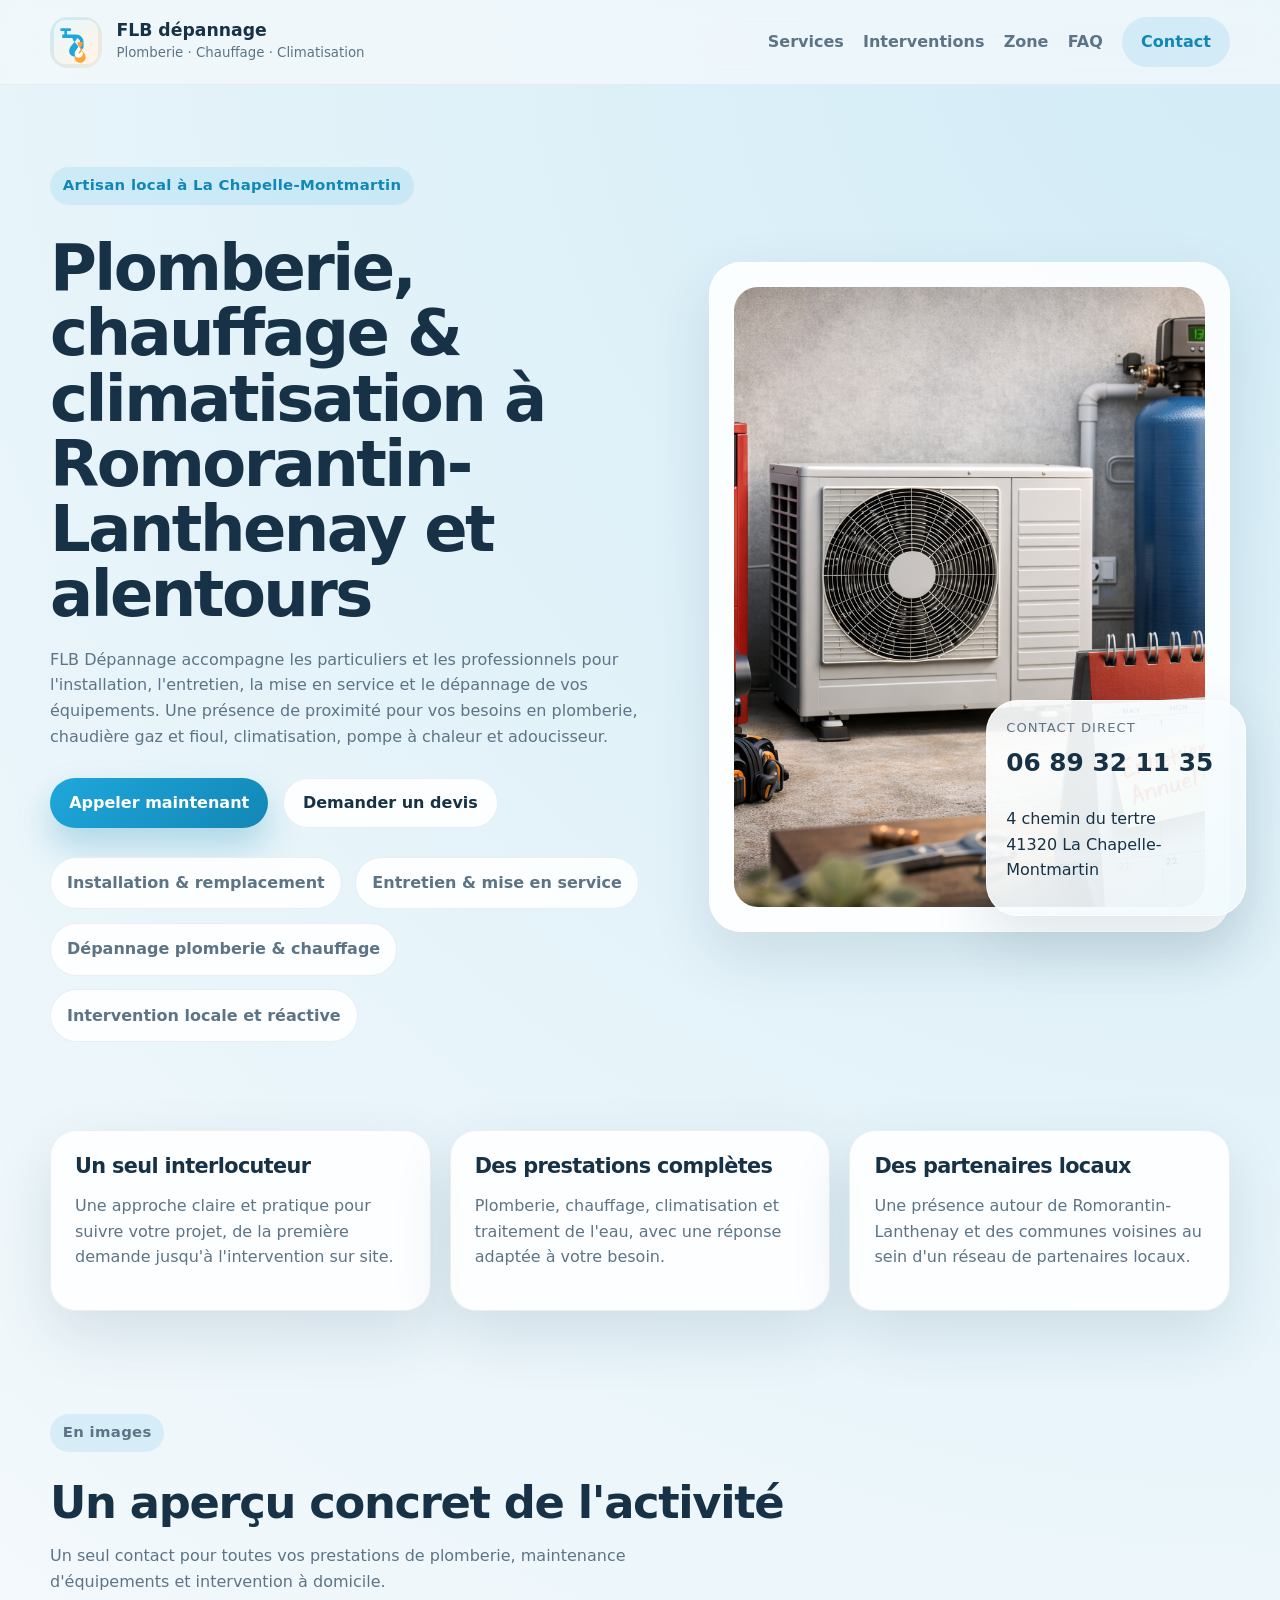
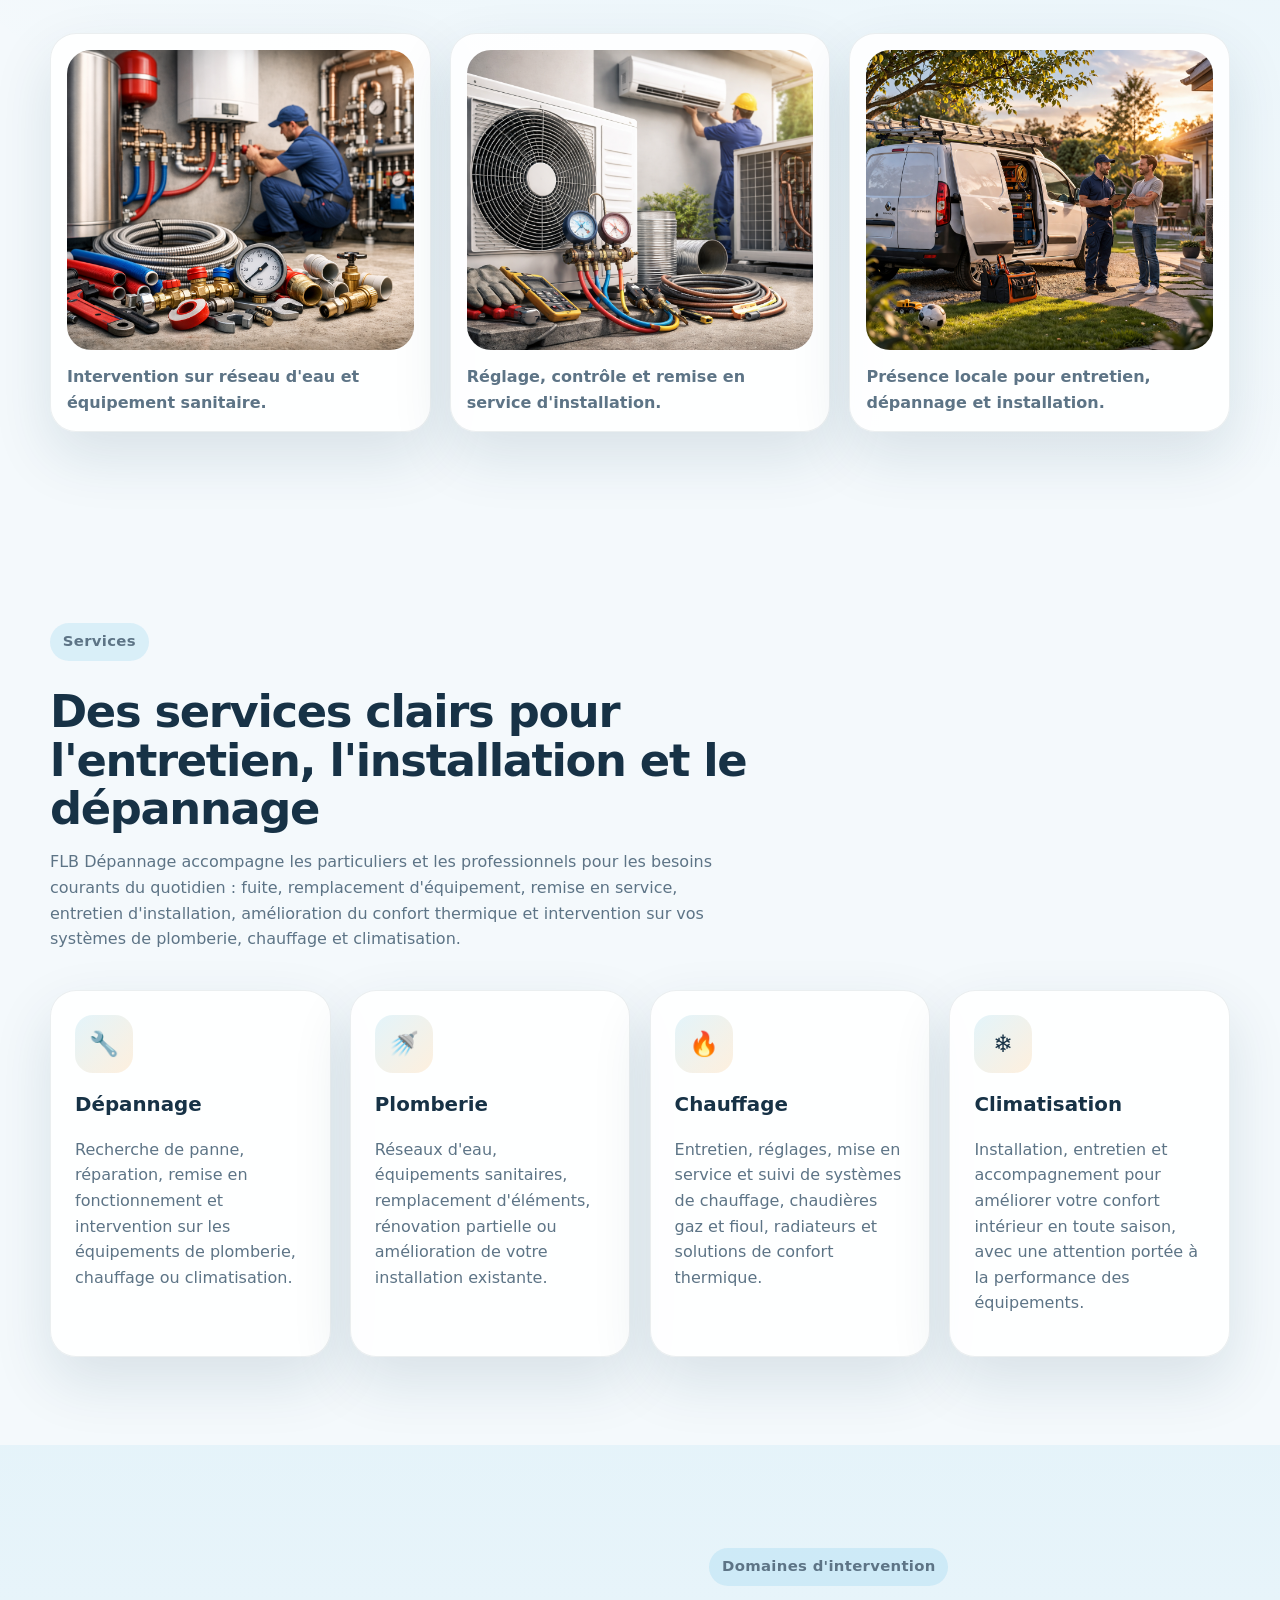
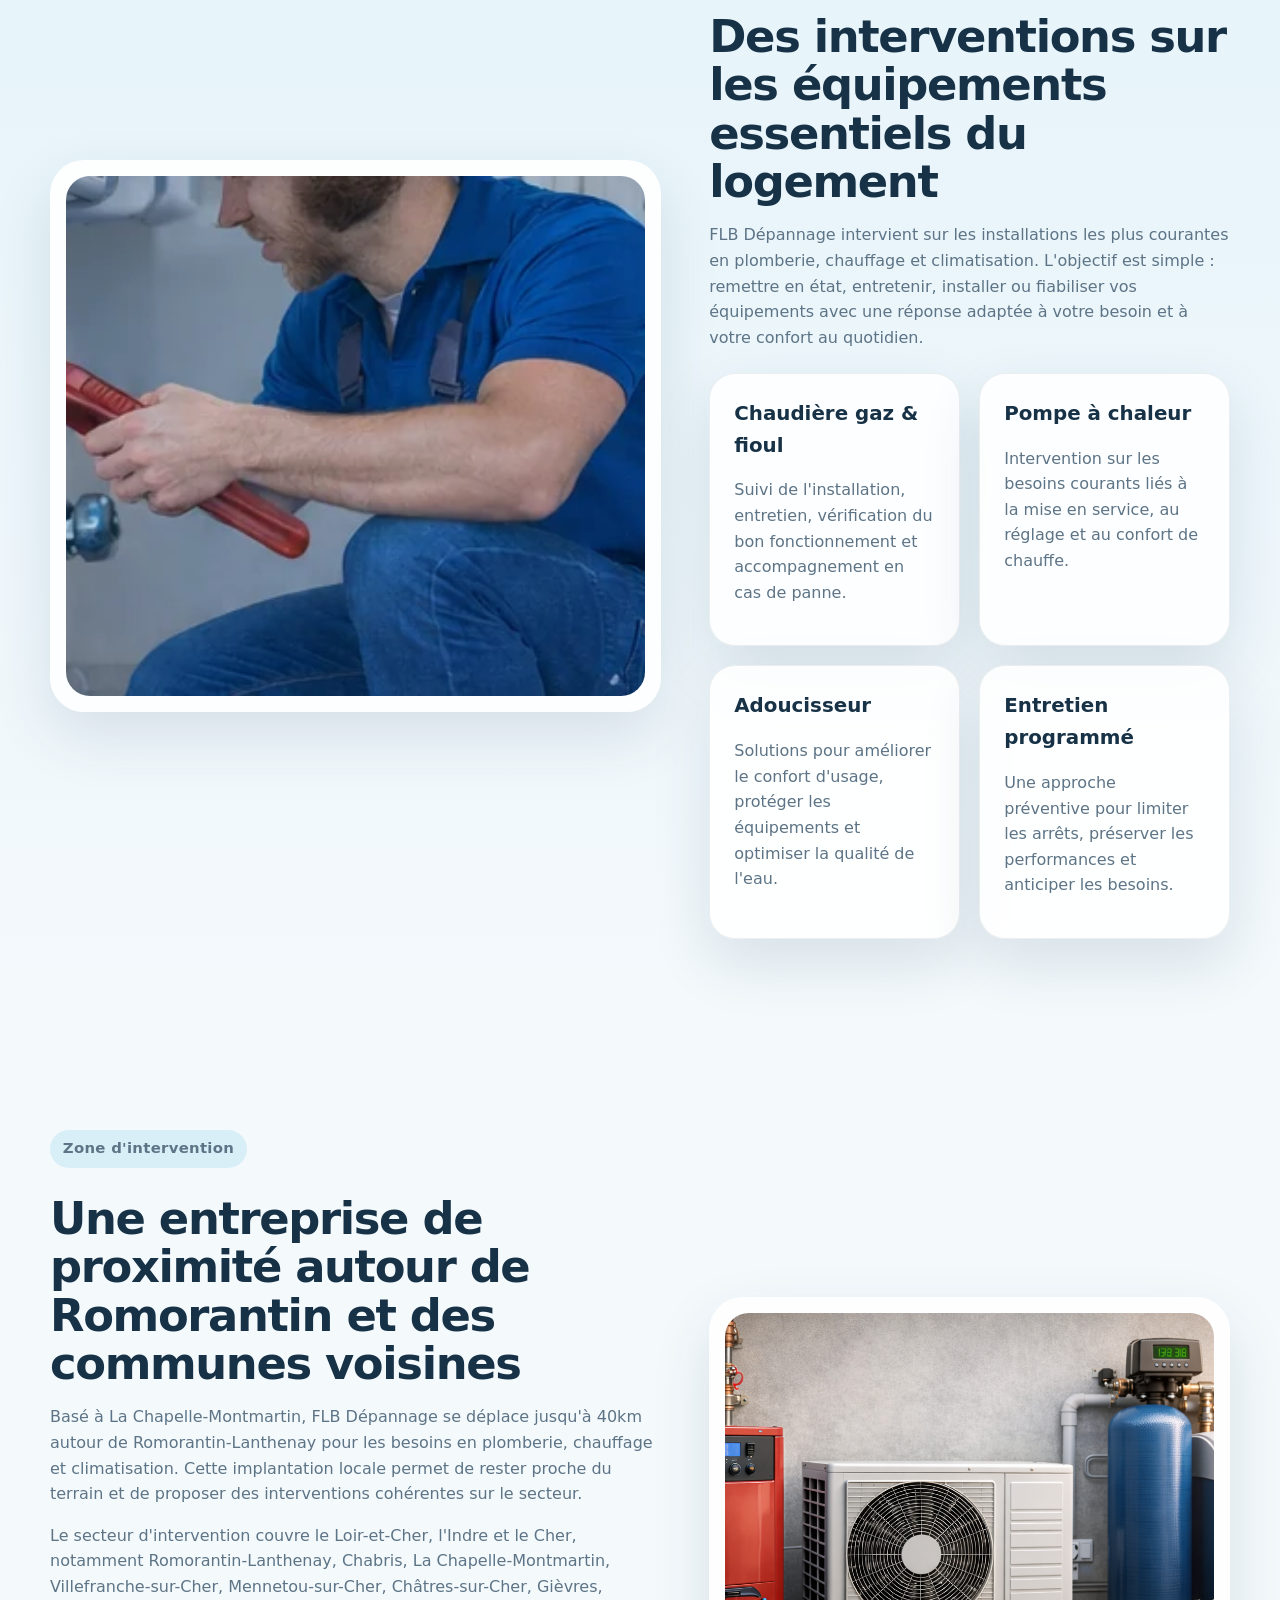
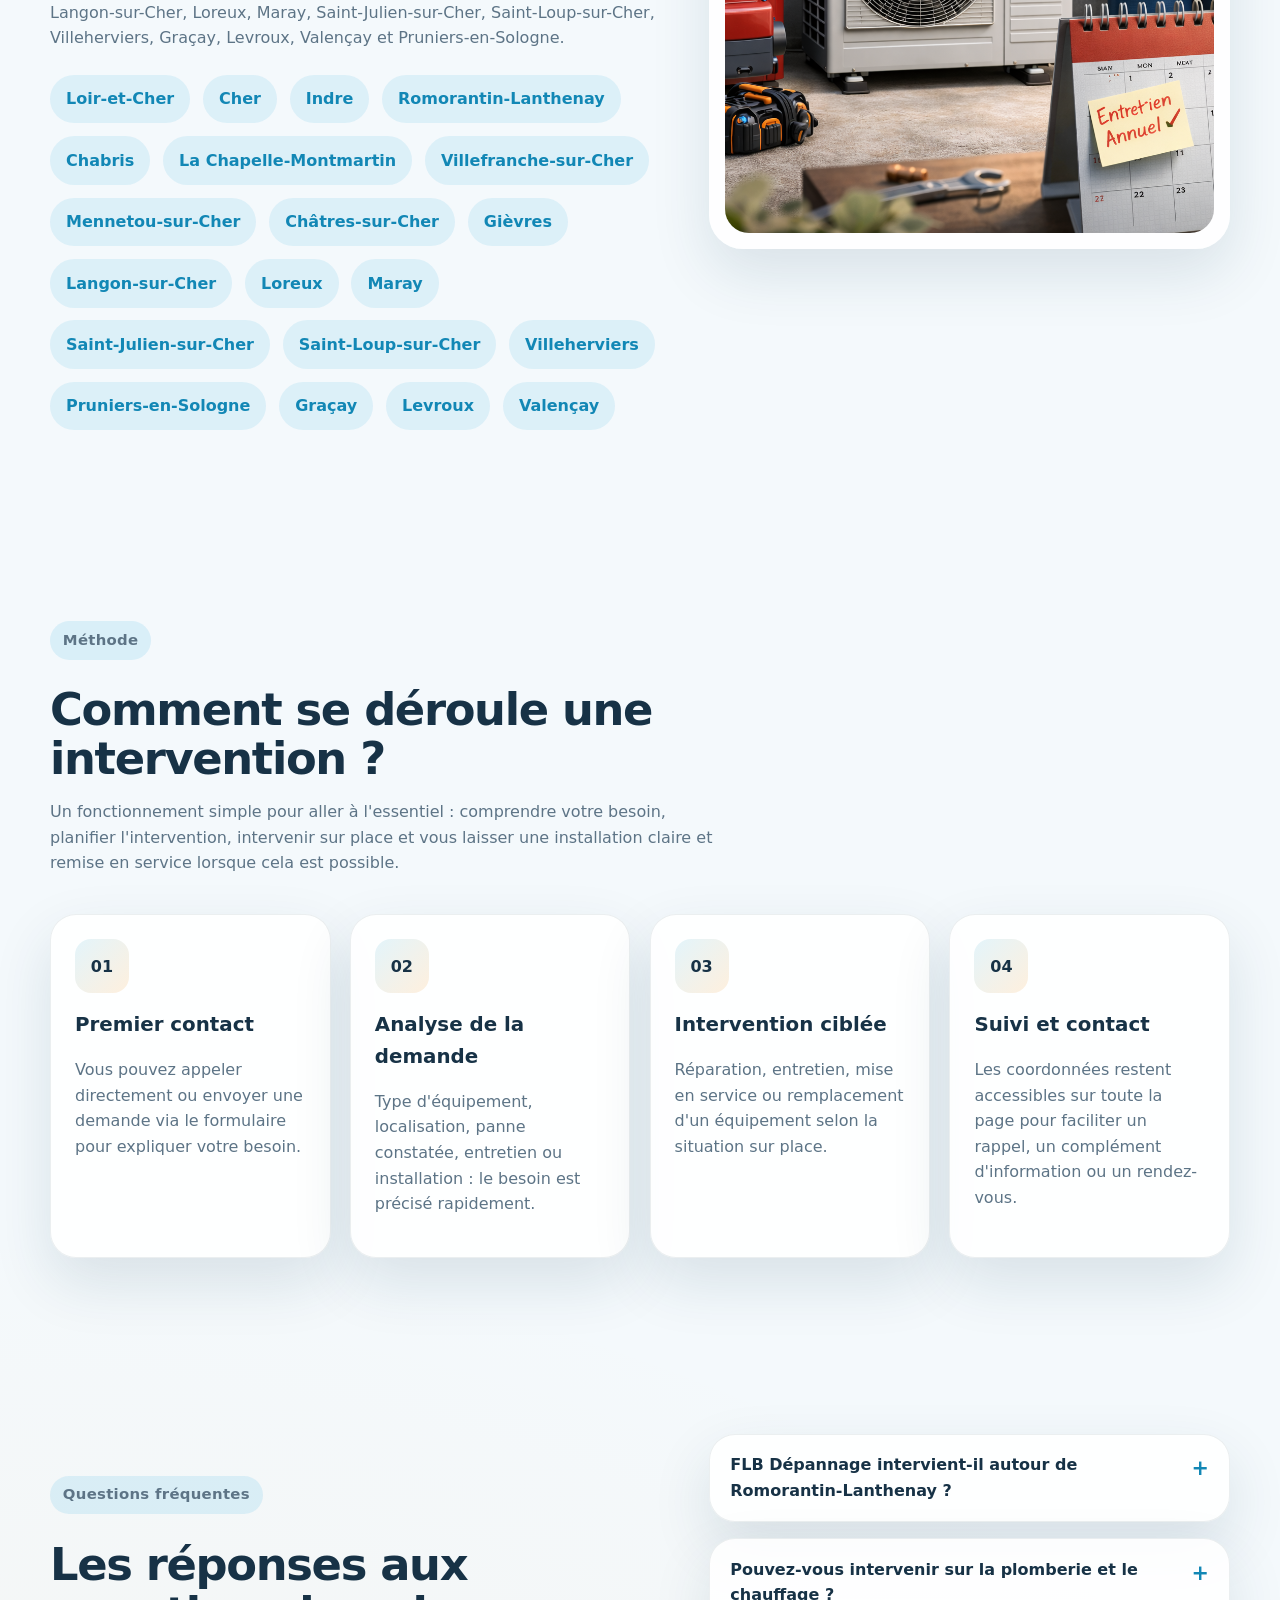
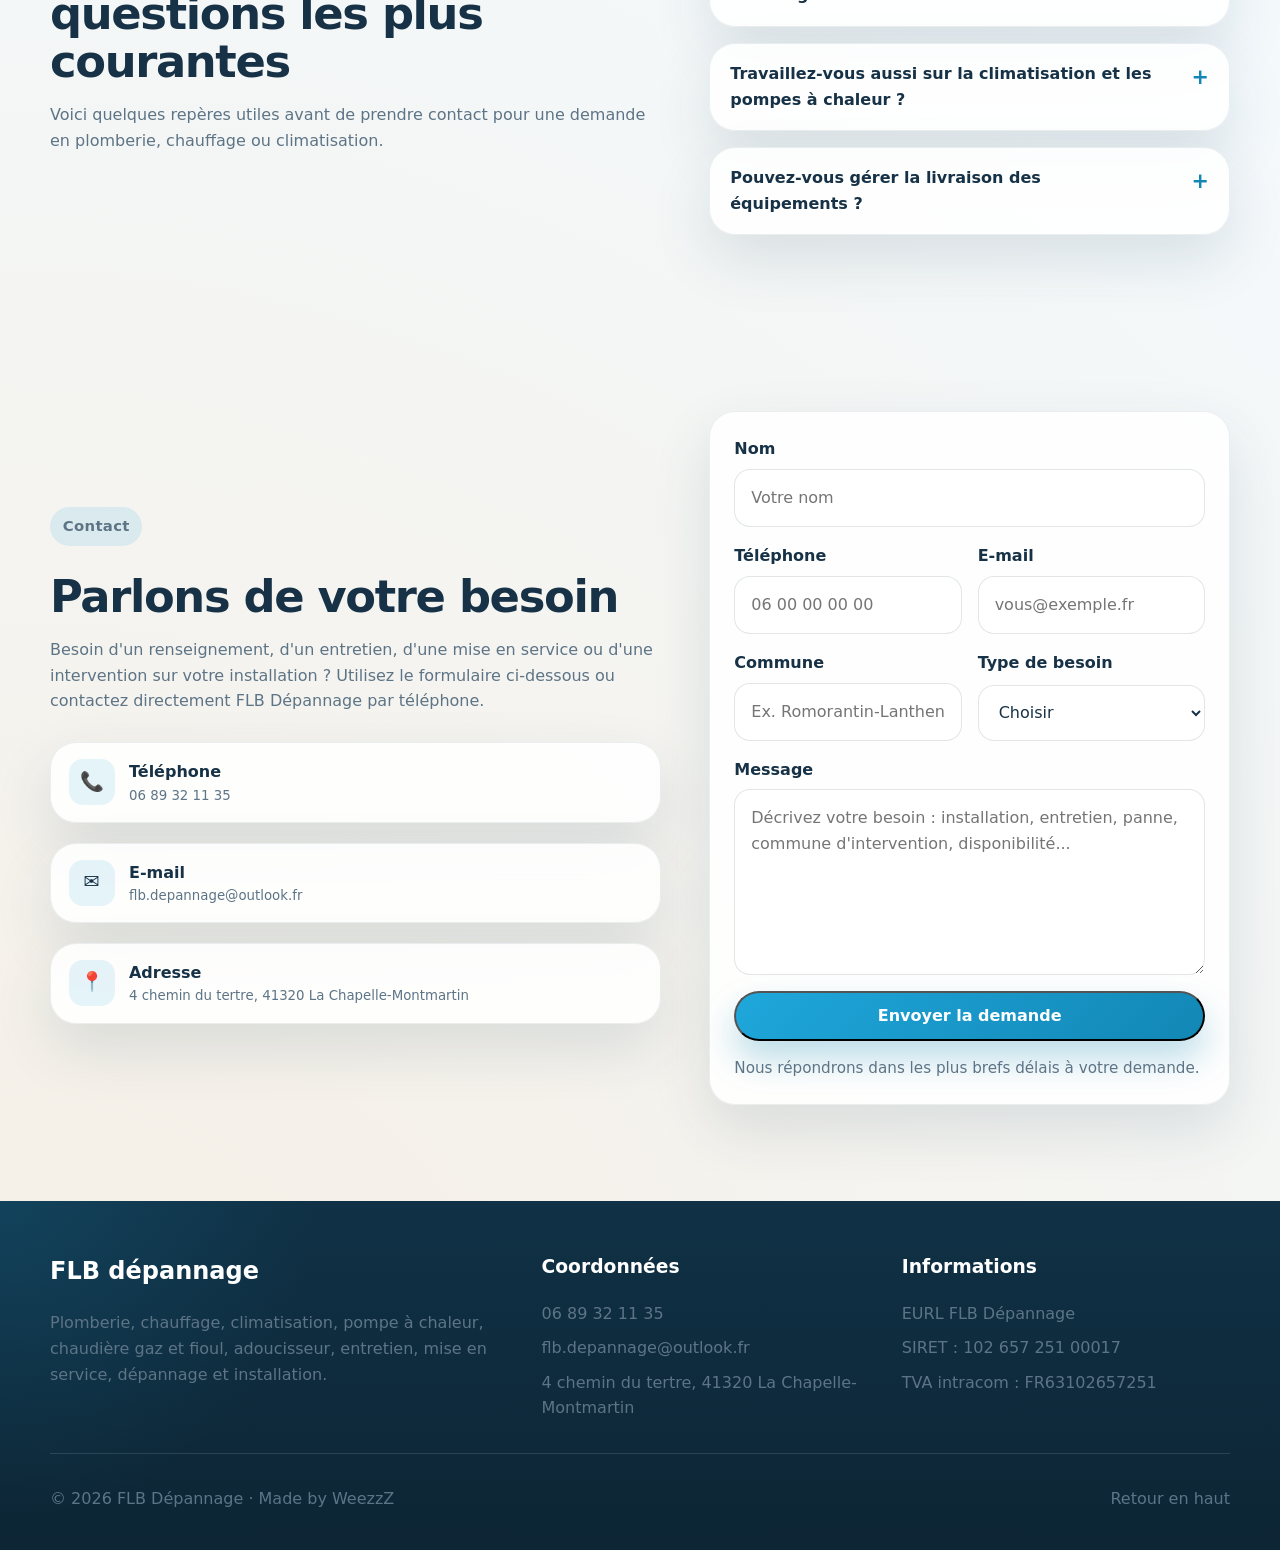
<file: index.html>
<!DOCTYPE html>
<html lang="fr">
  <head>
    <meta charset="UTF-8" />
    <meta name="viewport" content="width=device-width, initial-scale=1.0" />
    <title>FLB Dépannage | Plomberie, chauffage & climatisation autour de Romorantin (jusqu'à 40km)</title>
    <meta
      name="description"
      content="FLB Dépannage, artisan en plomberie, chauffage, climatisation, pompe à chaleur et adoucisseur à La Chapelle-Montmartin. Intervention autour de Romorantin-Lanthenay, Loir et Cher, Indre, Cher"
    />
    <meta name="robots" content="index,follow,max-image-preview:large" />
    <meta name="theme-color" content="#1fa7db" />
    <meta property="og:type" content="website" />
    <meta property="og:locale" content="fr_FR" />
    <meta property="og:title" content="FLB Dépannage | Plomberie, chauffage & climatisation autour de Romorantin, Loir et Cher, Indre, Cher" />
    <meta
      property="og:description"
      content="Installation, entretien, mise en service et dépannage en plomberie, chauffage et climatisation à Romorantin-Lanthenay, Loir et Cher, Indre, Cher"
    />
    <meta property="og:image" content="assets/action-photo.webp" />
    <meta property="og:url" content="https://www.flb-depannage.fr/" />
    <link rel="canonical" href="https://www.flb-depannage.fr/" />
    <link rel="icon" type="image/svg+xml" href="assets/favicon.svg" />
    <link rel="manifest" href="site.webmanifest" />
    <link rel="preload" href="assets/action-photo.webp" as="image" type="image/webp" />
    <link rel="stylesheet" href="styles.css" />
    <script defer src="script.js"></script>

    <script type="application/ld+json">
      {
        "@context": "https://schema.org",
        "@type": "Plumber",
        "name": "FLB Dépannage",
        "legalName": "EURL FLB Dépannage",
        "url": "https://www.flb-depannage.fr/",
        "logo": "https://www.flb-depannage.fr/assets/favicon.svg",
        "image": "https://www.flb-depannage.fr/assets/action-photo.webp",
        "telephone": "+33689321135",
        "email": "flb.depannage@outlook.fr",
        "address": {
          "@type": "PostalAddress",
          "streetAddress": "4 chemin du tertre",
          "postalCode": "41320",
          "addressLocality": "La Chapelle-Montmartin",
          "addressCountry": "FR"
        },
        "vatID": "FR63102657251",
        "identifier": "10265725100017",
        "areaServed": [
          "Romorantin-Lanthenay",
          "La Chapelle-Montmartin",
          "Villefranche-sur-Cher",
          "Mennetou-sur-Cher",
          "Châtres-sur-Cher",
          "Gièvres",
          "Langon-sur-Cher",
          "Loreux",
          "Maray",
          "Saint-Julien-sur-Cher",
          "Saint-Loup-sur-Cher",
          "Villeherviers",
          "Pruniers-en-Sologne",
          "Loir et Cher",
          "Indre",
          "Cher"
        ],
        "priceRange": "€€",
        "openingHoursSpecification": {
          "@type": "OpeningHoursSpecification",
          "dayOfWeek": [
            "Monday",
            "Tuesday",
            "Wednesday",
            "Thursday",
            "Friday"
          ],
          "opens": "08:00",
          "closes": "18:00"
        },
        "sameAs": []
      }
    </script>

    <script type="application/ld+json">
      {
        "@context": "https://schema.org",
        "@type": "FAQPage",
        "mainEntity": [
          {
            "@type": "Question",
            "name": "Dans quelles communes FLB Dépannage intervient-il ?",
            "acceptedAnswer": {
              "@type": "Answer",
              "text": "FLB Dépannage intervient à La Chapelle-Montmartin, Romorantin-Lanthenay et dans les communes voisines comme Villefranche-sur-Cher, Mennetou-sur-Cher, Châtres-sur-Cher, Gièvres, Langon-sur-Cher, Loreux, Maray, Saint-Julien-sur-Cher, Saint-Loup-sur-Cher, Villeherviers ou encore Pruniers-en-Sologne."
            }
          },
          {
            "@type": "Question",
            "name": "Quels types de prestations propose FLB Dépannage ?",
            "acceptedAnswer": {
              "@type": "Answer",
              "text": "L'entreprise réalise des prestations de plomberie, entretien, installation, mise en service, dépannage, chauffage, chaudière gaz et fioul, climatisation, pompe à chaleur et adoucisseur."
            }
          },
          {
            "@type": "Question",
            "name": "Le site permet-il d'envoyer une demande de contact ?",
            "acceptedAnswer": {
              "@type": "Answer",
              "text": "Oui, le formulaire permet de transmettre une demande de devis ou de renseignement. Il peut être connecté plus tard à Formspree ou à tout autre service d'envoi de formulaire."
            }
          }
        ]
      }
    </script>
  </head>
  <body>
    <a class="skip-link" href="#main-content">Aller au contenu</a>

    <header class="site-header" id="top">
      <div class="container nav-wrap">
        <a href="#top" class="brand" aria-label="Retour en haut de la page FLB Dépannage">
          <span class="brand-mark">
            <img src="assets/favicon.svg" alt="Icône FLB Dépannage" width="44" height="44" />
          </span>
          <span class="brand-text">
            <strong>FLB dépannage</strong>
            <small>Plomberie · Chauffage · Climatisation</small>
          </span>
        </a>

        <button class="nav-toggle" aria-expanded="false" aria-controls="site-nav" aria-label="Ouvrir le menu">
          <span></span>
          <span></span>
          <span></span>
        </button>

        <nav class="site-nav" id="site-nav" aria-label="Navigation principale">
          <a href="#services">Services</a>
          <a href="#expertise">Interventions</a>
          <a href="#zone">Zone</a>
          <a href="#faq">FAQ</a>
          <a href="#contact" class="btn btn-nav">Contact</a>
        </nav>
      </div>
    </header>

    <main id="main-content">
      <section class="hero section">
        <div class="container hero-grid">
          <div class="hero-copy reveal">
            <p class="eyebrow">Artisan local à La Chapelle-Montmartin</p>
            <h1>Plomberie, chauffage & climatisation à Romorantin-Lanthenay et alentours</h1>
            <p class="hero-intro">
              FLB Dépannage accompagne les particuliers et les professionnels pour
              l'installation, l'entretien, la mise en service et le dépannage de vos équipements.
              Une présence de proximité pour vos besoins en plomberie, chaudière gaz et fioul,
              climatisation, pompe à chaleur et adoucisseur.
            </p>

            <div class="hero-actions">
              <a class="btn btn-primary" href="tel:+33689321135">Appeler maintenant</a>
              <a class="btn btn-secondary" href="#contact">Demander un devis</a>
            </div>

            <ul class="hero-highlights" aria-label="Points forts FLB Dépannage">
              <li>Installation & remplacement</li>
              <li>Entretien & mise en service</li>
              <li>Dépannage plomberie & chauffage</li>
              <li>Intervention locale et réactive</li>
            </ul>
          </div>

          <div class="hero-visual reveal">
            <div class="visual-card visual-main">
              <img
                src="assets/entreiten_equipements.png"
                alt="Intervention de plomberie sur une installation sanitaire"
                width="620"
                height="620"
                class="hero-photo"
              />
            </div>
            <div class="visual-card contact-badge">
              <p class="mini-label">Contact direct</p>
              <a href="tel:+33689321135" class="badge-phone">06 89 32 11 35</a>
              <p>4 chemin du tertre<br />41320 La Chapelle-Montmartin</p>
            </div>
          </div>
        </div>
      </section>

      <section class="section trust-strip">
        <div class="container trust-grid reveal">
          <article class="trust-card">
            <h2>Un seul interlocuteur</h2>
            <p>
              Une approche claire et pratique pour suivre votre projet, de la première demande jusqu'à
              l'intervention sur site.
            </p>
          </article>
          <article class="trust-card">
            <h2>Des prestations complètes</h2>
            <p>
              Plomberie, chauffage, climatisation et traitement de l'eau, avec une réponse adaptée à votre besoin.
            </p>
          </article>
          <article class="trust-card">
            <h2>Des partenaires locaux</h2>
            <p>
              Une présence autour de Romorantin-Lanthenay et des communes voisines au sein d'un réseau de partenaires locaux.
            </p>
          </article>
        </div>
      </section>

      <section class="section photo-strip">
        <div class="container">
          <div class="section-heading reveal">
            <p class="eyebrow">En images</p>
            <h2>Un aperçu concret de l'activité</h2>
            <p>
              Un seul contact pour toutes vos prestations de plomberie, maintenance d'équipements et intervention à domicile.
            </p>
          </div>

          <div class="cards-grid gallery-grid">
            <figure class="gallery-card reveal">
              <img src="assets/action-photo.png" alt="Intervention de plomberie sur une canalisation" loading="lazy" width="420" height="300" />
              <figcaption>Intervention sur réseau d'eau et équipement sanitaire.</figcaption>
            </figure>
            <figure class="gallery-card reveal">
              <img src="assets/equipements.png" alt="Réglage et contrôle d'un équipement de plomberie" loading="lazy" width="420" height="300" />
              <figcaption>Réglage, contrôle et remise en service d'installation.</figcaption>
            </figure>
            <figure class="gallery-card reveal">
              <img src="assets/partner.png" alt="Technicien avec matériel d'intervention à domicile" loading="lazy" width="420" height="300" />
              <figcaption>Présence locale pour entretien, dépannage et installation.</figcaption>
            </figure>
          </div>
        </div>
      </section>

      <section class="section" id="services">
        <div class="container">
          <div class="section-heading reveal">
            <p class="eyebrow">Services</p>
            <h2>Des services clairs pour l'entretien, l'installation et le dépannage</h2>
            <p>
              FLB Dépannage accompagne les particuliers et les professionnels pour les besoins courants du quotidien :
              fuite, remplacement d'équipement, remise en service, entretien d'installation, amélioration du confort
              thermique et intervention sur vos systèmes de plomberie, chauffage et climatisation.
            </p>
          </div>

          <div class="cards-grid services-grid">
            <article class="service-card reveal">
              <div class="icon-wrap">🔧</div>
              <h3>Dépannage</h3>
              <p>
                Recherche de panne, réparation, remise en fonctionnement et intervention sur les équipements
                de plomberie, chauffage ou climatisation.
              </p>
            </article>
            <article class="service-card reveal">
              <div class="icon-wrap">🚿</div>
              <h3>Plomberie</h3>
              <p>
                Réseaux d'eau, équipements sanitaires, remplacement d'éléments, rénovation partielle ou
                amélioration de votre installation existante.
              </p>
            </article>
            <article class="service-card reveal">
              <div class="icon-wrap">🔥</div>
              <h3>Chauffage</h3>
              <p>
                Entretien, réglages, mise en service et suivi de systèmes de chauffage, chaudières gaz et fioul,
                radiateurs et solutions de confort thermique.
              </p>
            </article>
            <article class="service-card reveal">
              <div class="icon-wrap">❄️</div>
              <h3>Climatisation</h3>
              <p>
                Installation, entretien et accompagnement pour améliorer votre confort intérieur en toute saison,
                avec une attention portée à la performance des équipements.
              </p>
            </article>
          </div>
        </div>
      </section>

      <section class="section section-accent" id="expertise">
        <div class="container expertise-grid">
          <div class="expertise-media reveal">
            <img
              src="assets/equipment-photo.webp"
              alt="Intervention sur un équipement de plomberie et de chauffage"
              width="560"
              height="520"
              class="section-photo"
              loading="lazy"
            />
          </div>

          <div class="expertise-copy reveal">
            <p class="eyebrow">Domaines d'intervention</p>
            <h2>Des interventions sur les équipements essentiels du logement</h2>
            <p>
              FLB Dépannage intervient sur les installations les plus courantes en plomberie, chauffage et climatisation.
              L'objectif est simple : remettre en état, entretenir, installer ou fiabiliser vos équipements avec une
              réponse adaptée à votre besoin et à votre confort au quotidien.
            </p>

            <div class="expertise-list">
              <article>
                <h3>Chaudière gaz & fioul</h3>
                <p>
                  Suivi de l'installation, entretien, vérification du bon fonctionnement et accompagnement en cas de panne.
                </p>
              </article>
              <article>
                <h3>Pompe à chaleur</h3>
                <p>
                  Intervention sur les besoins courants liés à la mise en service, au réglage et au confort de chauffe.
                </p>
              </article>
              <article>
                <h3>Adoucisseur</h3>
                <p>
                  Solutions pour améliorer le confort d'usage, protéger les équipements et optimiser la qualité de l'eau.
                </p>
              </article>
              <article>
                <h3>Entretien programmé</h3>
                <p>
                  Une approche préventive pour limiter les arrêts, préserver les performances et anticiper les besoins.
                </p>
              </article>
            </div>
          </div>
        </div>
      </section>

      <section class="section" id="zone">
        <div class="container zone-grid">
          <div class="zone-copy reveal">
            <p class="eyebrow">Zone d'intervention</p>
            <h2>Une entreprise de proximité autour de Romorantin et des communes voisines</h2>
            <p>
              Basé à La Chapelle-Montmartin, FLB Dépannage se déplace jusqu'à 40km autour de Romorantin-Lanthenay pour les besoins
              en plomberie, chauffage et climatisation. Cette implantation locale permet de rester proche du terrain
              et de proposer des interventions cohérentes sur le secteur.
            </p>
            <p>
              Le secteur d'intervention couvre le Loir-et-Cher, l'Indre et le Cher, notamment Romorantin-Lanthenay, Chabris, La Chapelle-Montmartin,
              Villefranche-sur-Cher, Mennetou-sur-Cher, Châtres-sur-Cher, Gièvres, Langon-sur-Cher, Loreux,
              Maray, Saint-Julien-sur-Cher, Saint-Loup-sur-Cher,  Villeherviers, Graçay, Levroux, Valençay et Pruniers-en-Sologne.
            </p>

            <div class="zones-list" aria-label="Communes ciblées pour le référencement local">
              <span>Loir-et-Cher</span>
              <span>Cher</span>
              <span>Indre</span>
              <span>Romorantin-Lanthenay</span>
              <span>Chabris</span>
              <span>La Chapelle-Montmartin</span>
              <span>Villefranche-sur-Cher</span>
              <span>Mennetou-sur-Cher</span>
              <span>Châtres-sur-Cher</span>
              <span>Gièvres</span>
              <span>Langon-sur-Cher</span>
              <span>Loreux</span>
              <span>Maray</span>
              <span>Saint-Julien-sur-Cher</span>
              <span>Saint-Loup-sur-Cher</span>
              <span>Villeherviers</span>
              <span>Pruniers-en-Sologne</span>
              <span>Graçay</span>
              <span>Levroux</span>
              <span>Valençay</span>
            </div>
          </div>

          <div class="zone-media reveal">
            <img
              src="assets/entreiten_equipements.png"
              alt="Technicien FLB Dépannage avec matériel d'intervention à domicile"
              width="580"
              height="520"
              class="portrait-photo"
              loading="lazy"
            />
          </div>
        </div>
      </section>

      <section class="section process-section">
        <div class="container">
          <div class="section-heading reveal">
            <p class="eyebrow">Méthode</p>
            <h2>Comment se déroule une intervention ?</h2>
            <p>
              Un fonctionnement simple pour aller à l'essentiel : comprendre votre besoin, planifier l'intervention,
              intervenir sur place et vous laisser une installation claire et remise en service lorsque cela est possible.
            </p>
          </div>

          <div class="cards-grid process-grid">
            <article class="process-card reveal">
              <span class="step">01</span>
              <h3>Premier contact</h3>
              <p>Vous pouvez appeler directement ou envoyer une demande via le formulaire pour expliquer votre besoin.</p>
            </article>
            <article class="process-card reveal">
              <span class="step">02</span>
              <h3>Analyse de la demande</h3>
              <p>Type d'équipement, localisation, panne constatée, entretien ou installation : le besoin est précisé rapidement.</p>
            </article>
            <article class="process-card reveal">
              <span class="step">03</span>
              <h3>Intervention ciblée</h3>
              <p>Réparation, entretien, mise en service ou remplacement d'un équipement selon la situation sur place.</p>
            </article>
            <article class="process-card reveal">
              <span class="step">04</span>
              <h3>Suivi et contact</h3>
              <p>Les coordonnées restent accessibles sur toute la page pour faciliter un rappel, un complément d'information ou un rendez-vous.</p>
            </article>
          </div>
        </div>
      </section>

      <section class="section faq-section" id="faq">
        <div class="container faq-grid">
          <div class="section-heading reveal">
            <p class="eyebrow">Questions fréquentes</p>
            <h2>Les réponses aux questions les plus courantes</h2>
            <p>
              Voici quelques repères utiles avant de prendre contact pour une demande en plomberie, chauffage ou climatisation.
            </p>
          </div>

          <div class="faq-list reveal">
            <details>
              <summary>FLB Dépannage intervient-il autour de Romorantin-Lanthenay&nbsp;?</summary>
              <p>
                Oui, FLB Dépannage intervient autour de Romorantin-Lanthenay et jusqu'à 40km alentours.
              </p>
            </details>
            <details>
              <summary>Pouvez-vous intervenir sur la plomberie et le chauffage&nbsp;?</summary>
              <p>
                Oui, FLB Dépannage prend en charge la plomberie, le chauffage, l'entretien, la mise en service
                et le dépannage sur les équipements les plus courants.
              </p>
            </details>
            <details>
              <summary>Travaillez-vous aussi sur la climatisation et les pompes à chaleur&nbsp;?</summary>
              <p>
                Oui, la climatisation et la pompe à chaleur font partie des domaines d'intervention présentés sur le site.
              </p>
            </details>
            <details>
              <summary>Pouvez-vous gérer la livraison des équipements&nbsp;?</summary>
              <p>
                Oui. Nos véhicules permettent l'acheminement de vos équipements neufs directement sur votre chantier.
              </p>
            </details>
          </div>
        </div>
      </section>

      <section class="section contact-section" id="contact">
        <div class="container contact-grid">
          <div class="contact-copy reveal">
            <p class="eyebrow">Contact</p>
            <h2>Parlons de votre besoin</h2>
            <p>
              Besoin d'un renseignement, d'un entretien, d'une mise en service ou d'une intervention sur votre installation ?
              Utilisez le formulaire ci-dessous ou contactez directement FLB Dépannage par téléphone.
            </p>

            <div class="contact-cards">
              <a class="contact-item" href="tel:+33689321135">
                <span>📞</span>
                <div>
                  <strong>Téléphone</strong>
                  <small>06 89 32 11 35</small>
                </div>
              </a>
              <a class="contact-item" href="mailto:flb.depannage@outlook.fr">
                <span>✉️</span>
                <div>
                  <strong>E-mail</strong>
                  <small>flb.depannage@outlook.fr</small>
                </div>
              </a>
              <div class="contact-item static">
                <span>📍</span>
                <div>
                  <strong>Adresse</strong>
                  <small>4 chemin du tertre, 41320 La Chapelle-Montmartin</small>
                </div>
              </div>
            </div>
          </div>

          <form class="contact-form reveal" action="https://formspree.io/f/xpqkpqkl" method="POST">
            <div class="form-row">
              <label for="name">Nom</label>
              <input id="name" name="name" type="text" placeholder="Votre nom" required />
            </div>

            <div class="form-split">
              <div class="form-row">
                <label for="phone">Téléphone</label>
                <input id="phone" name="phone" type="tel" placeholder="06 00 00 00 00" />
              </div>
              <div class="form-row">
                <label for="email">E-mail</label>
                <input id="email" name="email" type="email" placeholder="vous@exemple.fr" required />
              </div>
            </div>

            <div class="form-split">
              <div class="form-row">
                <label for="city">Commune</label>
                <input id="city" name="city" type="text" placeholder="Ex. Romorantin-Lanthenay" />
              </div>
              <div class="form-row">
                <label for="service">Type de besoin</label>
                <select id="service" name="service">
                  <option value="">Choisir</option>
                  <option>Plomberie</option>
                  <option>Chauffage</option>
                  <option>Climatisation</option>
                  <option>Pompe à chaleur</option>
                  <option>Adoucisseur</option>
                  <option>Entretien / mise en service</option>
                  <option>Dépannage</option>
                </select>
              </div>
            </div>

            <div class="form-row">
              <label for="message">Message</label>
              <textarea
                id="message"
                name="message"
                rows="6"
                placeholder="Décrivez votre besoin : installation, entretien, panne, commune d'intervention, disponibilité..."
                required
              ></textarea>
            </div>

            <input type="hidden" name="_subject" value="Nouveau contact depuis le site FLB Dépannage" />

            <button type="submit" class="btn btn-primary btn-block">Envoyer la demande</button>
            <p class="form-note">
              Nous répondrons dans les plus brefs délais à votre demande.
            </p>
          </form>
        </div>
      </section>
    </main>

    <footer class="site-footer">
      <div class="container footer-grid">
        <div>
          <h2>FLB dépannage</h2>
          <p>
            Plomberie, chauffage, climatisation, pompe à chaleur, chaudière gaz et fioul,
            adoucisseur, entretien, mise en service, dépannage et installation.
          </p>
        </div>

        <div>
          <h3>Coordonnées</h3>
          <ul class="footer-list">
            <li><a href="tel:+33689321135">06 89 32 11 35</a></li>
            <li><a href="mailto:flb.depannage@outlook.fr">flb.depannage@outlook.fr</a></li>
            <li>4 chemin du tertre, 41320 La Chapelle-Montmartin</li>
          </ul>
        </div>

        <div>
          <h3>Informations</h3>
          <ul class="footer-list">
            <li>EURL FLB Dépannage</li>
            <li>SIRET : 102 657 251 00017</li>
            <li>TVA intracom : FR63102657251</li>
          </ul>
        </div>
      </div>

      <div class="container footer-bottom">
        <p>© <span id="year"></span> FLB Dépannage · Made by WeezzZ</p>
        <a href="#top">Retour en haut</a>
      </div>
    </footer>

    <a class="floating-call" href="tel:+33689321135" aria-label="Appeler FLB Dépannage">
      <span>📞</span>
      <strong>Appeler</strong>
    </a>
  </body>
</html>
</file>
<file: styles.css>
:root {
  --bg: #f4f9fc;
  --surface: #ffffff;
  --surface-alt: #eef8fd;
  --text: #173246;
  --muted: #5d7486;
  --line: rgba(23, 50, 70, 0.1);
  --primary: #1fa7db;
  --primary-strong: #1287b5;
  --secondary: #ff9f2f;
  --secondary-soft: rgba(255, 159, 47, 0.14);
  --shadow: 0 24px 60px rgba(17, 57, 82, 0.12);
  --radius: 26px;
  --radius-sm: 18px;
  --max-width: 1180px;
}

* {
  box-sizing: border-box;
}

html {
  scroll-behavior: smooth;
}

body {
  margin: 0;
  font-family: Inter, ui-sans-serif, system-ui, -apple-system, BlinkMacSystemFont, "Segoe UI", sans-serif;
  color: var(--text);
  background:
    radial-gradient(circle at top right, rgba(31, 167, 219, 0.16), transparent 26%),
    radial-gradient(circle at left bottom, rgba(255, 159, 47, 0.12), transparent 24%),
    var(--bg);
  line-height: 1.6;
}

img {
  max-width: 100%;
  display: block;
}

svg {
  display: block;
}

a {
  color: inherit;
  text-decoration: none;
}

button,
input,
select,
textarea {
  font: inherit;
}

.skip-link {
  position: absolute;
  left: -9999px;
  top: auto;
}

.skip-link:focus {
  left: 1rem;
  top: 1rem;
  background: #fff;
  padding: 0.75rem 1rem;
  border-radius: 999px;
  z-index: 1000;
}

.container {
  width: min(calc(100% - 2rem), var(--max-width));
  margin: 0 auto;
}

.section {
  padding: 5.5rem 0;
}

.section-accent {
  background: linear-gradient(180deg, rgba(31, 167, 219, 0.07), rgba(255, 255, 255, 0));
}

.site-header {
  position: sticky;
  top: 0;
  z-index: 50;
  backdrop-filter: blur(14px);
  background: rgba(244, 249, 252, 0.76);
  border-bottom: 1px solid rgba(23, 50, 70, 0.06);
}

.site-header.scrolled {
  background: rgba(255, 255, 255, 0.86);
  box-shadow: 0 16px 40px rgba(13, 43, 62, 0.08);
}

.nav-wrap {
  min-height: 84px;
  display: flex;
  align-items: center;
  justify-content: space-between;
  gap: 1rem;
}

.brand {
  display: inline-flex;
  align-items: center;
  gap: 0.9rem;
}

.brand-mark {
  width: 52px;
  height: 52px;
  border-radius: 18px;
  background: linear-gradient(135deg, rgba(31, 167, 219, 0.18), rgba(255, 159, 47, 0.16));
  display: grid;
  place-items: center;
  box-shadow: inset 0 1px 0 rgba(255, 255, 255, 0.7);
}

.brand-text {
  display: grid;
  gap: 0.12rem;
}

.brand-text strong {
  font-size: 1.08rem;
  line-height: 1.1;
}

.brand-text small {
  color: var(--muted);
}

.site-nav {
  display: flex;
  align-items: center;
  gap: 1.2rem;
}

.site-nav a {
  color: var(--muted);
  font-weight: 600;
}

.site-nav a:hover,
.site-nav a:focus-visible {
  color: var(--text);
}

.nav-toggle {
  display: none;
  width: 52px;
  height: 52px;
  border: 0;
  border-radius: 16px;
  background: rgba(255, 255, 255, 0.9);
  box-shadow: var(--shadow);
  padding: 0;
  cursor: pointer;
}

.nav-toggle span {
  display: block;
  width: 22px;
  height: 2px;
  border-radius: 999px;
  background: var(--text);
  margin: 5px auto;
}

.btn {
  display: inline-flex;
  align-items: center;
  justify-content: center;
  gap: 0.5rem;
  min-height: 50px;
  padding: 0 1.2rem;
  border-radius: 999px;
  font-weight: 700;
  transition: transform 0.25s ease, box-shadow 0.25s ease, background 0.25s ease;
}

.btn:hover,
.btn:focus-visible {
  transform: translateY(-1px);
}

.btn-primary {
  color: #fff;
  background: linear-gradient(135deg, var(--primary), var(--primary-strong));
  box-shadow: 0 18px 34px rgba(18, 135, 181, 0.28);
}

.btn-secondary {
  background: rgba(255, 255, 255, 0.9);
  color: var(--text);
  border: 1px solid rgba(23, 50, 70, 0.08);
}

.btn-nav {
  background: rgba(31, 167, 219, 0.12);
  color: var(--primary-strong) !important;
}

.btn-block {
  width: 100%;
}

.eyebrow {
  display: inline-flex;
  align-items: center;
  gap: 0.5rem;
  padding: 0.45rem 0.8rem;
  border-radius: 999px;
  background: rgba(31, 167, 219, 0.12);
  color: var(--primary-strong);
  font-size: 0.93rem;
  font-weight: 700;
  letter-spacing: 0.02em;
}

.hero {
  padding-top: 4.2rem;
}

.hero-grid,
.expertise-grid,
.zone-grid,
.contact-grid,
.faq-grid {
  display: grid;
  grid-template-columns: 1.08fr 0.92fr;
  gap: 3rem;
  align-items: center;
}

.hero h1 {
  margin: 1rem 0 1.2rem;
  font-size: clamp(2.4rem, 5vw, 4.5rem);
  line-height: 1.02;
  letter-spacing: -0.04em;
  max-width: 12ch;
}

.hero-intro,
.section-heading p,
.contact-copy p,
.zone-copy p,
.expertise-copy p,
.faq-grid .section-heading p {
  color: var(--muted);
  max-width: 66ch;
}

.hero-actions {
  display: flex;
  flex-wrap: wrap;
  gap: 0.9rem;
  margin: 1.8rem 0;
}

.hero-highlights {
  list-style: none;
  display: flex;
  flex-wrap: wrap;
  gap: 0.85rem;
  padding: 0;
  margin: 1.8rem 0 0;
}

.hero-highlights li {
  padding: 0.78rem 1rem;
  border-radius: 999px;
  background: rgba(255, 255, 255, 0.86);
  border: 1px solid rgba(23, 50, 70, 0.08);
  font-weight: 600;
  color: var(--muted);
}

.hero-visual {
  position: relative;
}

.visual-card {
  background: rgba(255, 255, 255, 0.88);
  border: 1px solid rgba(255, 255, 255, 0.8);
  box-shadow: var(--shadow);
  border-radius: 32px;
}

.visual-main {
  padding: clamp(1rem, 2.5vw, 1.5rem);
}

.contact-badge {
  position: absolute;
  right: -1rem;
  bottom: 1rem;
  padding: 1rem 1.2rem;
  max-width: 260px;
  background: linear-gradient(135deg, rgba(255, 255, 255, 0.92), rgba(239, 249, 253, 0.92));
}

.mini-label {
  font-size: 0.82rem;
  letter-spacing: 0.08em;
  text-transform: uppercase;
  color: var(--muted);
  margin: 0 0 0.3rem;
}

.badge-phone {
  display: inline-block;
  font-size: 1.55rem;
  font-weight: 800;
  margin-bottom: 0.45rem;
}

.section-heading {
  max-width: 780px;
  margin-bottom: 2.4rem;
}

.section-heading h2,
.zone-copy h2,
.expertise-copy h2,
.contact-copy h2,
.faq-grid h2,
.trust-card h2 {
  font-size: clamp(1.9rem, 3.5vw, 3rem);
  line-height: 1.08;
  letter-spacing: -0.03em;
  margin: 0.75rem 0 1rem;
}

.trust-strip {
  padding-top: 0;
}

.trust-grid,
.cards-grid,
.expertise-list,
.contact-cards {
  display: grid;
  gap: 1.2rem;
}

.trust-grid {
  grid-template-columns: repeat(3, 1fr);
}

.trust-card,
.service-card,
.process-card,
.contact-form,
.faq-list details,
.contact-item,
.expertise-list article {
  background: rgba(255, 255, 255, 0.88);
  border-radius: var(--radius);
  border: 1px solid rgba(23, 50, 70, 0.08);
  box-shadow: var(--shadow);
}

.trust-card,
.service-card,
.process-card,
.expertise-list article {
  padding: 1.5rem;
}

.trust-card h2 {
  font-size: 1.3rem;
  margin-top: 0;
}

.trust-card p,
.service-card p,
.process-card p,
.expertise-list article p,
.faq-list p,
.form-note,
.site-footer p,
.footer-list,
.footer-bottom {
  color: var(--muted);
}

.services-grid,
.process-grid {
  grid-template-columns: repeat(4, 1fr);
}

.hero-photo,
.section-photo,
.portrait-photo,
.gallery-card img {
  width: 100%;
  display: block;
  object-fit: cover;
  border-radius: 24px;
}

.hero-photo {
  aspect-ratio: 4 / 3;
}

.section-photo {
  aspect-ratio: 6 / 5;
}

.portrait-photo {
  aspect-ratio: 4 / 5;
}

.photo-strip {
  padding-top: 0;
}

.gallery-grid {
  grid-template-columns: repeat(3, 1fr);
}

.gallery-card {
  margin: 0;
  padding: 1rem;
  background: rgba(255, 255, 255, 0.88);
  border-radius: var(--radius);
  border: 1px solid rgba(23, 50, 70, 0.08);
  box-shadow: var(--shadow);
}

.gallery-card figcaption {
  margin-top: 0.9rem;
  color: var(--muted);
  font-weight: 600;
}

.icon-wrap {
  width: 58px;
  height: 58px;
  border-radius: 18px;
  display: grid;
  place-items: center;
  font-size: 1.5rem;
  background: linear-gradient(135deg, rgba(31, 167, 219, 0.12), rgba(255, 159, 47, 0.16));
  margin-bottom: 1rem;
}

.service-card h3,
.process-card h3,
.expertise-list article h3 {
  margin: 0 0 0.65rem;
  font-size: 1.24rem;
}

.expertise-media,
.zone-media {
  background: rgba(255, 255, 255, 0.9);
  padding: 1rem;
  border-radius: 34px;
  box-shadow: var(--shadow);
}

.expertise-list {
  margin-top: 1.4rem;
  grid-template-columns: repeat(2, 1fr);
}

.zone-copy .zones-list {
  margin-top: 1.5rem;
  display: flex;
  flex-wrap: wrap;
  gap: 0.8rem;
}

.zones-list span {
  display: inline-flex;
  align-items: center;
  padding: 0.72rem 1rem;
  border-radius: 999px;
  font-weight: 700;
  color: var(--primary-strong);
  background: rgba(31, 167, 219, 0.11);
}

.process-card {
  position: relative;
  overflow: hidden;
}

.step {
  display: inline-flex;
  min-width: 54px;
  height: 54px;
  align-items: center;
  justify-content: center;
  border-radius: 16px;
  font-weight: 800;
  background: linear-gradient(135deg, rgba(31, 167, 219, 0.12), rgba(255, 159, 47, 0.16));
  margin-bottom: 1rem;
}

.faq-list {
  display: grid;
  gap: 1rem;
}

.faq-list details {
  padding: 1.1rem 1.25rem;
}

.faq-list summary {
  cursor: pointer;
  font-weight: 800;
  list-style: none;
  position: relative;
  padding-right: 2rem;
}

.faq-list summary::-webkit-details-marker {
  display: none;
}

.faq-list summary::after {
  content: "+";
  position: absolute;
  right: 0;
  top: 0;
  color: var(--primary-strong);
  font-size: 1.3rem;
}

.faq-list details[open] summary::after {
  content: "–";
}

.faq-list p {
  margin: 0.8rem 0 0;
}

.contact-section {
  padding-bottom: 6rem;
}

.contact-cards {
  margin-top: 1.8rem;
}

.contact-item {
  display: flex;
  gap: 0.9rem;
  align-items: flex-start;
  padding: 1rem 1.1rem;
}

.contact-item span {
  width: 46px;
  height: 46px;
  display: grid;
  place-items: center;
  border-radius: 14px;
  background: rgba(31, 167, 219, 0.11);
  font-size: 1.2rem;
}

.contact-item div {
  display: grid;
}

.contact-item strong {
  font-size: 1rem;
}

.contact-item small {
  color: var(--muted);
}

.contact-form {
  padding: 1.5rem;
}

.form-row {
  display: grid;
  gap: 0.45rem;
  margin-bottom: 1rem;
}

.form-split {
  display: grid;
  gap: 1rem;
  grid-template-columns: repeat(2, 1fr);
}

label {
  font-weight: 700;
}

input,
select,
textarea {
  width: 100%;
  border: 1px solid rgba(23, 50, 70, 0.12);
  background: #fff;
  border-radius: 16px;
  padding: 0.95rem 1rem;
  color: var(--text);
  transition: border-color 0.2s ease, box-shadow 0.2s ease;
}

input:focus,
select:focus,
textarea:focus {
  outline: none;
  border-color: rgba(31, 167, 219, 0.58);
  box-shadow: 0 0 0 4px rgba(31, 167, 219, 0.14);
}

.form-note {
  font-size: 0.95rem;
  margin: 0.9rem 0 0;
}

.site-footer {
  color: #e8f4fa;
  background:
    radial-gradient(circle at top left, rgba(31, 167, 219, 0.15), transparent 24%),
    linear-gradient(180deg, #103146, #0d2534);
  padding: 3.2rem 0 1.4rem;
}

.footer-grid {
  display: grid;
  grid-template-columns: 1.4fr 1fr 1fr;
  gap: 2rem;
}

.site-footer h2,
.site-footer h3 {
  margin-top: 0;
  color: #fff;
}

.footer-list {
  list-style: none;
  padding: 0;
  margin: 0;
  display: grid;
  gap: 0.55rem;
}

.footer-bottom {
  margin-top: 2rem;
  padding-top: 1rem;
  border-top: 1px solid rgba(255, 255, 255, 0.12);
  display: flex;
  align-items: center;
  justify-content: space-between;
  gap: 1rem;
}

.floating-call {
  position: fixed;
  right: 1rem;
  bottom: 1rem;
  z-index: 40;
  display: none;
  align-items: center;
  gap: 0.45rem;
  padding: 0.9rem 1rem;
  border-radius: 999px;
  background: linear-gradient(135deg, var(--secondary), #ff8a00);
  color: #fff;
  box-shadow: 0 18px 38px rgba(255, 138, 0, 0.33);
}

.reveal {
  opacity: 0;
  transform: translateY(18px);
  transition: opacity 0.6s ease, transform 0.6s ease;
}

.reveal.is-visible {
  opacity: 1;
  transform: translateY(0);
}

code {
  font-family: ui-monospace, SFMono-Regular, Menlo, Monaco, Consolas, monospace;
  font-size: 0.92em;
  background: rgba(31, 167, 219, 0.08);
  padding: 0.15rem 0.4rem;
  border-radius: 0.45rem;
}

@media (max-width: 1080px) {
  .hero-grid,
  .expertise-grid,
  .zone-grid,
  .contact-grid,
  .faq-grid,
  .trust-grid,
  .services-grid,
  .process-grid,
  .gallery-grid,
  .expertise-list,
  .footer-grid {
    grid-template-columns: 1fr 1fr;
  }

  .hero-grid,
  .zone-grid,
  .contact-grid,
  .faq-grid,
  .expertise-grid {
    align-items: start;
  }
}

@media (max-width: 860px) {
  .section {
    padding: 4.5rem 0;
  }

  .nav-toggle {
    display: inline-block;
  }

  .site-nav {
    position: absolute;
    top: calc(100% + 0.5rem);
    right: 1rem;
    left: 1rem;
    display: grid;
    gap: 0.4rem;
    padding: 0.8rem;
    background: rgba(255, 255, 255, 0.96);
    border-radius: 24px;
    box-shadow: var(--shadow);
    border: 1px solid rgba(23, 50, 70, 0.08);
    opacity: 0;
    visibility: hidden;
    transform: translateY(-6px);
    transition: opacity 0.25s ease, transform 0.25s ease, visibility 0.25s ease;
  }

  .site-nav a {
    padding: 0.9rem 1rem;
    border-radius: 16px;
  }

  .site-nav.is-open {
    opacity: 1;
    visibility: visible;
    transform: translateY(0);
  }

  .hero-grid,
  .expertise-grid,
  .zone-grid,
  .contact-grid,
  .faq-grid,
  .trust-grid,
  .services-grid,
  .process-grid,
  .gallery-grid,
  .expertise-list,
  .footer-grid,
  .form-split {
    grid-template-columns: 1fr;
  }

  .hero h1 {
    max-width: 100%;
  }

  .contact-badge {
    position: static;
    margin-top: 1rem;
    max-width: none;
  }

  .floating-call {
    display: inline-flex;
  }

  .footer-bottom {
    flex-direction: column;
    align-items: flex-start;
  }
}

@media (max-width: 640px) {
  .container {
    width: min(calc(100% - 1.15rem), var(--max-width));
  }

  .hero {
    padding-top: 3rem;
  }

  .hero-actions,
  .hero-highlights {
    gap: 0.7rem;
  }

  .hero-highlights li {
    width: 100%;
    justify-content: center;
    text-align: center;
  }

  .section-heading h2,
  .zone-copy h2,
  .expertise-copy h2,
  .contact-copy h2,
  .faq-grid h2,
  .trust-card h2 {
    font-size: 1.85rem;
  }

  .contact-form,
  .service-card,
  .process-card,
  .trust-card,
  .expertise-list article,
  .faq-list details {
    border-radius: 22px;
  }
}
</file>
